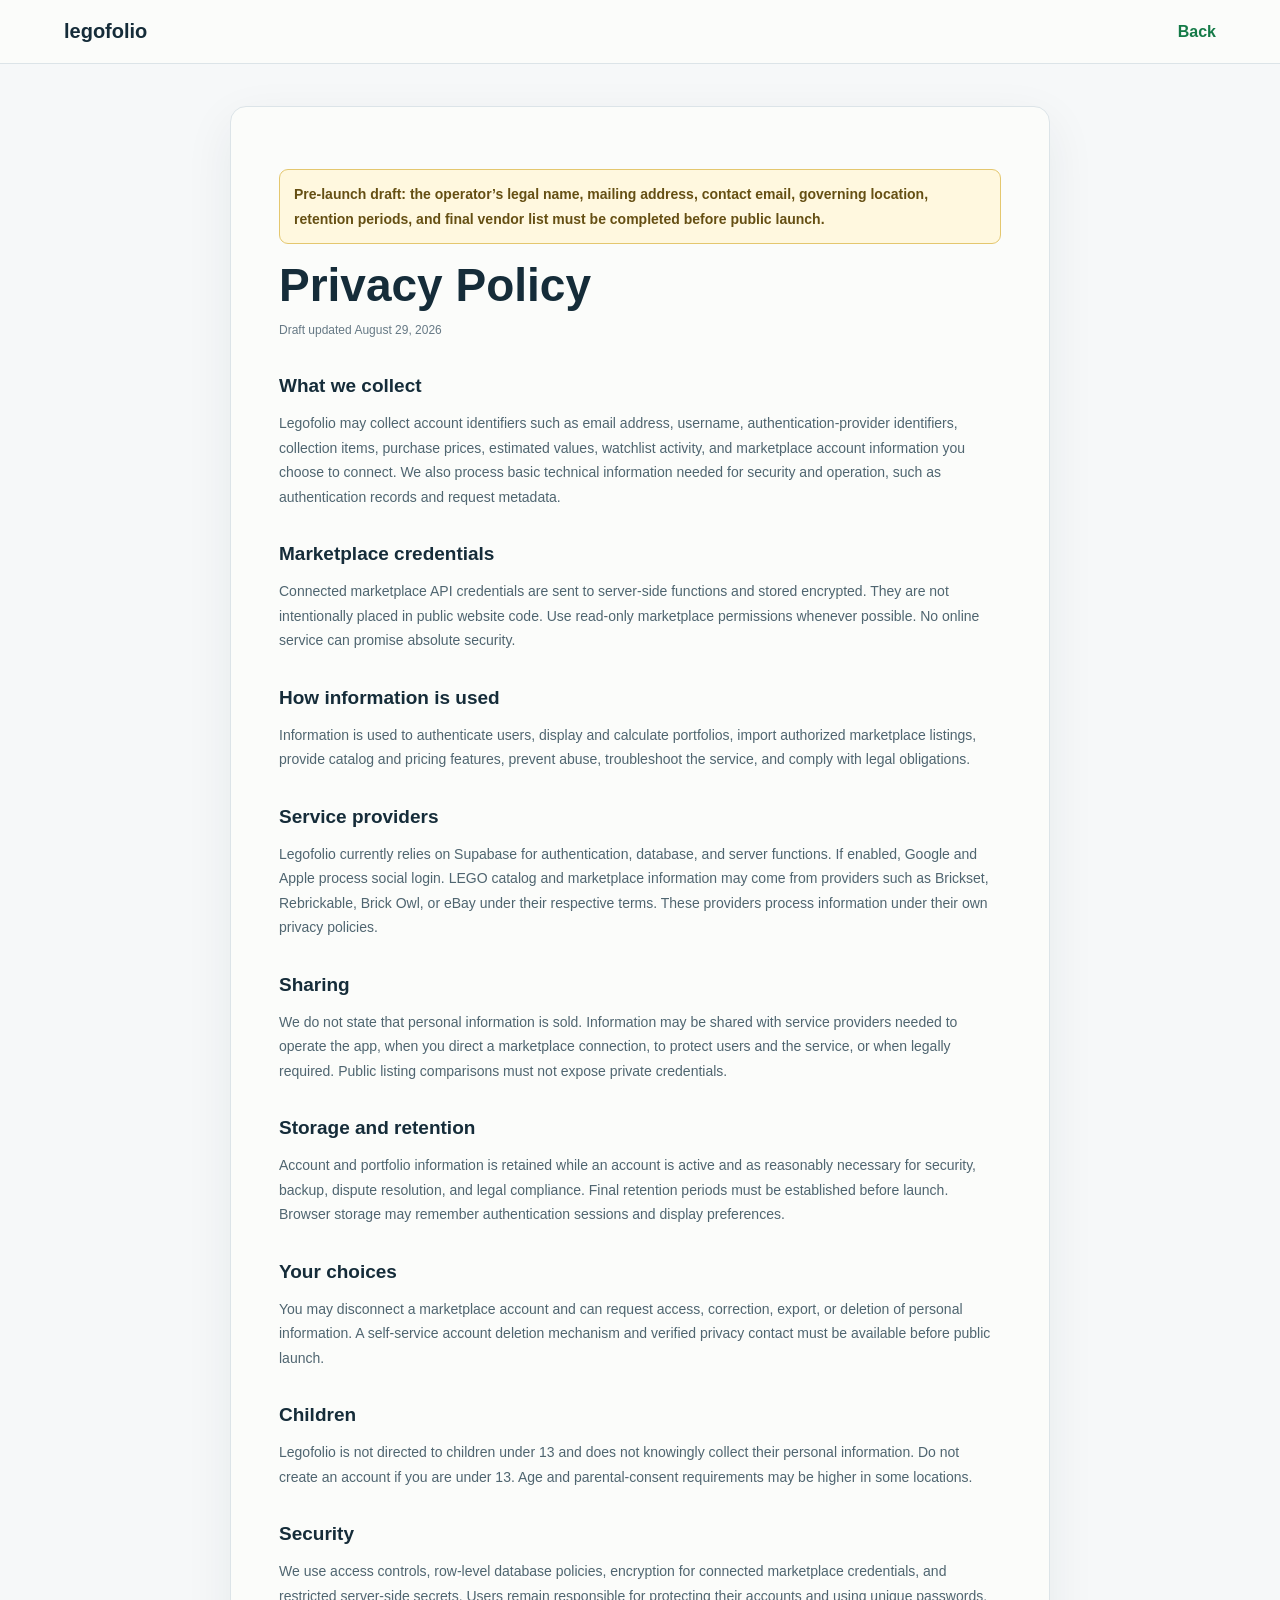
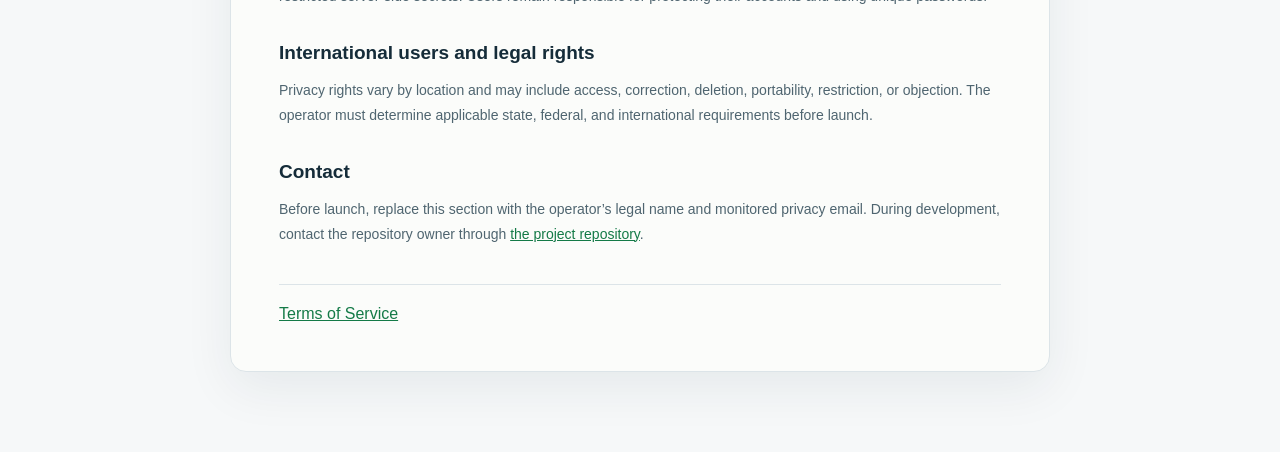
<file: privacy.html>
<!doctype html>
<html lang="en">
  <head>
    <meta charset="UTF-8" />
    <meta name="viewport" content="width=device-width, initial-scale=1.0" />
    <meta name="referrer" content="strict-origin-when-cross-origin" />
    <meta http-equiv="Content-Security-Policy" content="default-src 'self'; base-uri 'self'; object-src 'none'; style-src 'self' https://fonts.googleapis.com; font-src https://fonts.gstatic.com; img-src 'self' data:; form-action 'self'; upgrade-insecure-requests" />
    <title>Privacy Policy · legofolio</title>
    <link rel="preconnect" href="https://fonts.googleapis.com" />
    <link rel="preconnect" href="https://fonts.gstatic.com" crossorigin />
    <link href="https://fonts.googleapis.com/css2?family=DM+Sans:wght@400;600;700&family=Manrope:wght@700;800&display=swap" rel="stylesheet" />
    <link rel="stylesheet" href="legal.css" />
  </head>
  <body>
    <header class="legal-header"><a class="brand" href="index.html">legofolio</a><a href="index.html">Back</a></header>
    <main>
      <p class="draft">Pre-launch draft: the operator’s legal name, mailing address, contact email, governing location, retention periods, and final vendor list must be completed before public launch.</p>
      <h1>Privacy Policy</h1><p class="effective">Draft updated August 29, 2026</p>
      <h2>What we collect</h2><p>Legofolio may collect account identifiers such as email address, username, authentication-provider identifiers, collection items, purchase prices, estimated values, watchlist activity, and marketplace account information you choose to connect. We also process basic technical information needed for security and operation, such as authentication records and request metadata.</p>
      <h2>Marketplace credentials</h2><p>Connected marketplace API credentials are sent to server-side functions and stored encrypted. They are not intentionally placed in public website code. Use read-only marketplace permissions whenever possible. No online service can promise absolute security.</p>
      <h2>How information is used</h2><p>Information is used to authenticate users, display and calculate portfolios, import authorized marketplace listings, provide catalog and pricing features, prevent abuse, troubleshoot the service, and comply with legal obligations.</p>
      <h2>Service providers</h2><p>Legofolio currently relies on Supabase for authentication, database, and server functions. If enabled, Google and Apple process social login. LEGO catalog and marketplace information may come from providers such as Brickset, Rebrickable, Brick Owl, or eBay under their respective terms. These providers process information under their own privacy policies.</p>
      <h2>Sharing</h2><p>We do not state that personal information is sold. Information may be shared with service providers needed to operate the app, when you direct a marketplace connection, to protect users and the service, or when legally required. Public listing comparisons must not expose private credentials.</p>
      <h2>Storage and retention</h2><p>Account and portfolio information is retained while an account is active and as reasonably necessary for security, backup, dispute resolution, and legal compliance. Final retention periods must be established before launch. Browser storage may remember authentication sessions and display preferences.</p>
      <h2>Your choices</h2><p>You may disconnect a marketplace account and can request access, correction, export, or deletion of personal information. A self-service account deletion mechanism and verified privacy contact must be available before public launch.</p>
      <h2>Children</h2><p>Legofolio is not directed to children under 13 and does not knowingly collect their personal information. Do not create an account if you are under 13. Age and parental-consent requirements may be higher in some locations.</p>
      <h2>Security</h2><p>We use access controls, row-level database policies, encryption for connected marketplace credentials, and restricted server-side secrets. Users remain responsible for protecting their accounts and using unique passwords.</p>
      <h2>International users and legal rights</h2><p>Privacy rights vary by location and may include access, correction, deletion, portability, restriction, or objection. The operator must determine applicable state, federal, and international requirements before launch.</p>
      <h2>Contact</h2><p>Before launch, replace this section with the operator’s legal name and monitored privacy email. During development, contact the repository owner through <a href="https://github.com/tburc/lego-portfolio">the project repository</a>.</p>
      <footer><a href="terms.html">Terms of Service</a></footer>
    </main>
  </body>
</html>
</file>
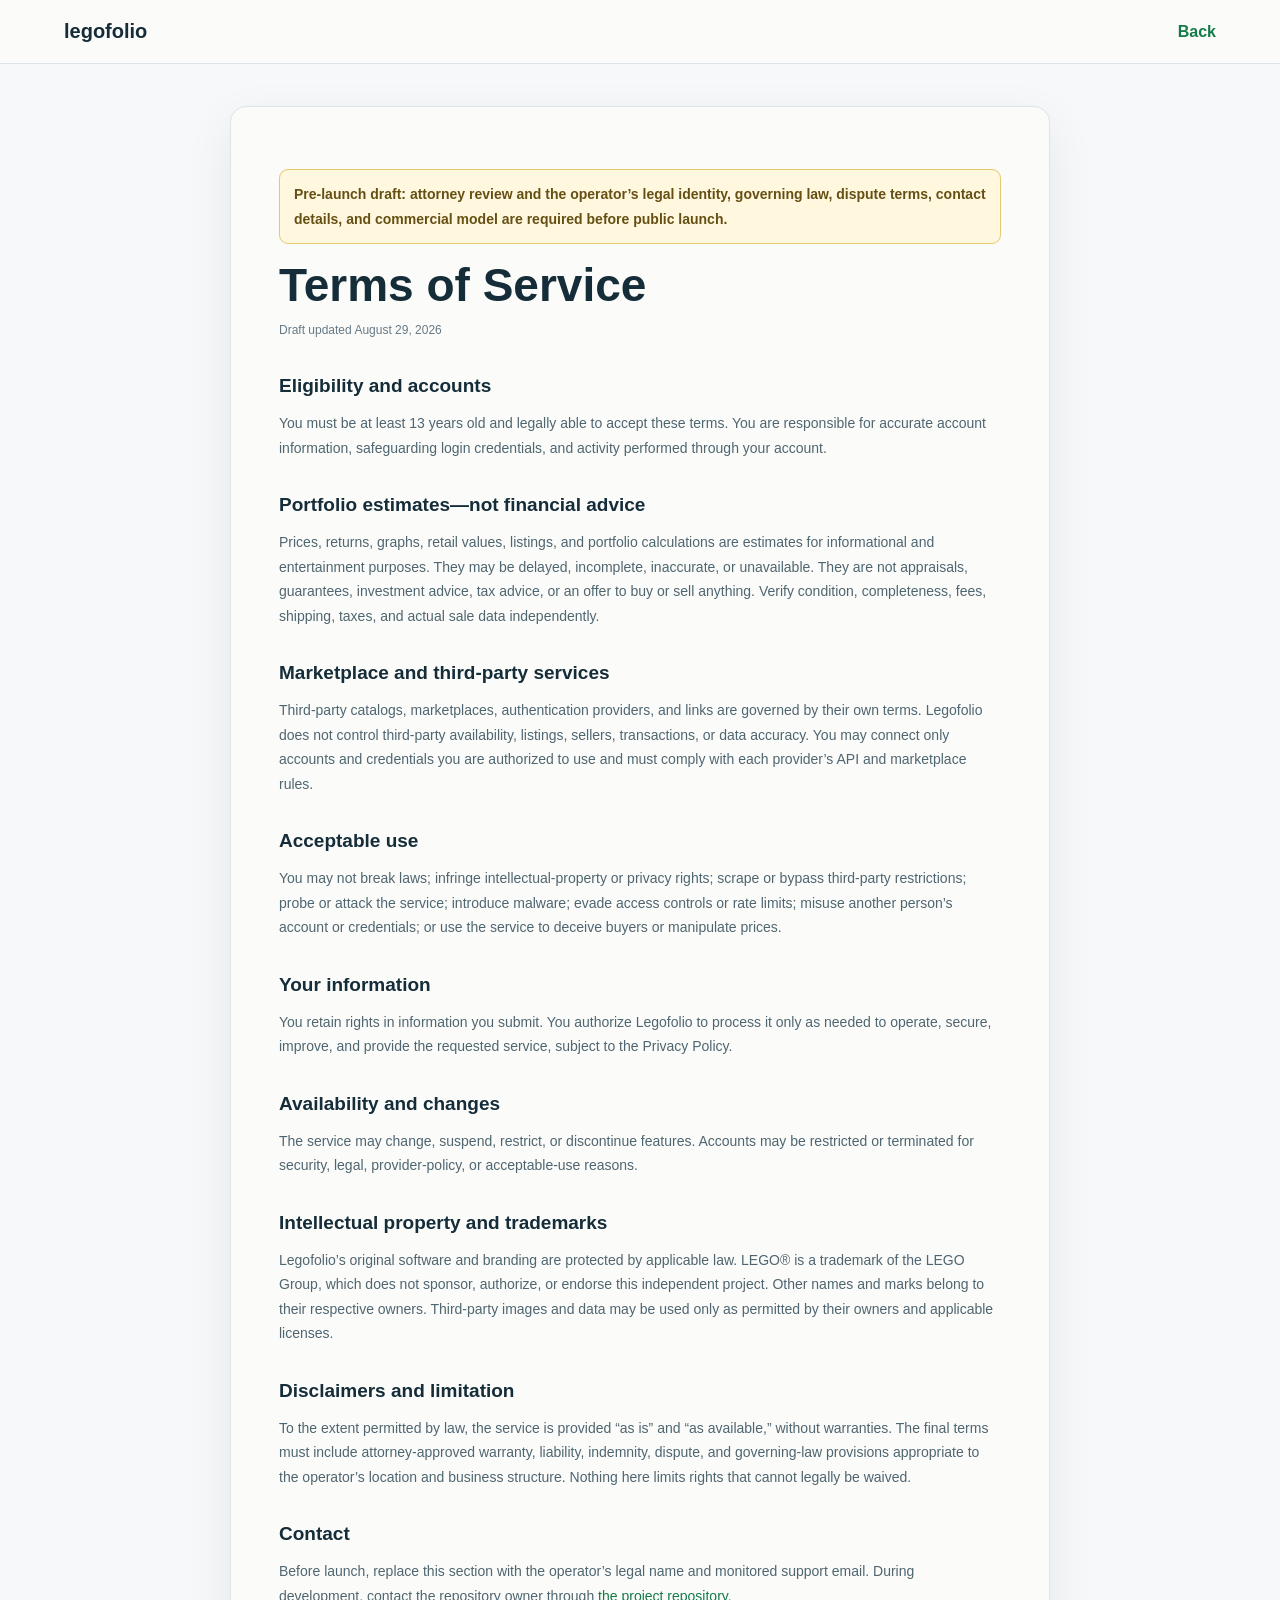
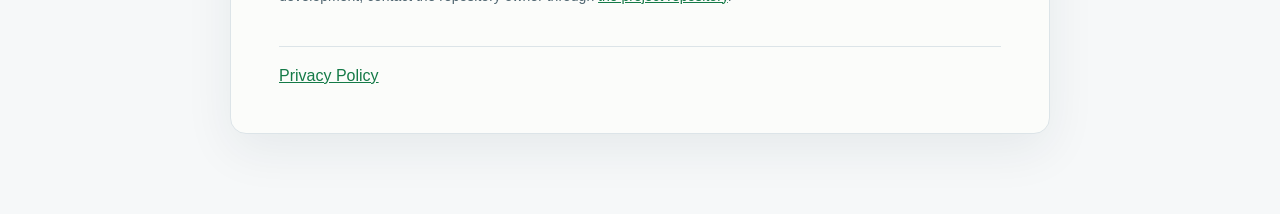
<file: terms.html>
<!doctype html>
<html lang="en">
  <head>
    <meta charset="UTF-8" />
    <meta name="viewport" content="width=device-width, initial-scale=1.0" />
    <meta name="referrer" content="strict-origin-when-cross-origin" />
    <meta http-equiv="Content-Security-Policy" content="default-src 'self'; base-uri 'self'; object-src 'none'; style-src 'self' https://fonts.googleapis.com; font-src https://fonts.gstatic.com; img-src 'self' data:; form-action 'self'; upgrade-insecure-requests" />
    <title>Terms of Service · legofolio</title>
    <link rel="preconnect" href="https://fonts.googleapis.com" />
    <link rel="preconnect" href="https://fonts.gstatic.com" crossorigin />
    <link href="https://fonts.googleapis.com/css2?family=DM+Sans:wght@400;600;700&family=Manrope:wght@700;800&display=swap" rel="stylesheet" />
    <link rel="stylesheet" href="legal.css" />
  </head>
  <body>
    <header class="legal-header"><a class="brand" href="index.html">legofolio</a><a href="index.html">Back</a></header>
    <main>
      <p class="draft">Pre-launch draft: attorney review and the operator’s legal identity, governing law, dispute terms, contact details, and commercial model are required before public launch.</p>
      <h1>Terms of Service</h1><p class="effective">Draft updated August 29, 2026</p>
      <h2>Eligibility and accounts</h2><p>You must be at least 13 years old and legally able to accept these terms. You are responsible for accurate account information, safeguarding login credentials, and activity performed through your account.</p>
      <h2>Portfolio estimates—not financial advice</h2><p>Prices, returns, graphs, retail values, listings, and portfolio calculations are estimates for informational and entertainment purposes. They may be delayed, incomplete, inaccurate, or unavailable. They are not appraisals, guarantees, investment advice, tax advice, or an offer to buy or sell anything. Verify condition, completeness, fees, shipping, taxes, and actual sale data independently.</p>
      <h2>Marketplace and third-party services</h2><p>Third-party catalogs, marketplaces, authentication providers, and links are governed by their own terms. Legofolio does not control third-party availability, listings, sellers, transactions, or data accuracy. You may connect only accounts and credentials you are authorized to use and must comply with each provider’s API and marketplace rules.</p>
      <h2>Acceptable use</h2><p>You may not break laws; infringe intellectual-property or privacy rights; scrape or bypass third-party restrictions; probe or attack the service; introduce malware; evade access controls or rate limits; misuse another person’s account or credentials; or use the service to deceive buyers or manipulate prices.</p>
      <h2>Your information</h2><p>You retain rights in information you submit. You authorize Legofolio to process it only as needed to operate, secure, improve, and provide the requested service, subject to the Privacy Policy.</p>
      <h2>Availability and changes</h2><p>The service may change, suspend, restrict, or discontinue features. Accounts may be restricted or terminated for security, legal, provider-policy, or acceptable-use reasons.</p>
      <h2>Intellectual property and trademarks</h2><p>Legofolio’s original software and branding are protected by applicable law. LEGO® is a trademark of the LEGO Group, which does not sponsor, authorize, or endorse this independent project. Other names and marks belong to their respective owners. Third-party images and data may be used only as permitted by their owners and applicable licenses.</p>
      <h2>Disclaimers and limitation</h2><p>To the extent permitted by law, the service is provided “as is” and “as available,” without warranties. The final terms must include attorney-approved warranty, liability, indemnity, dispute, and governing-law provisions appropriate to the operator’s location and business structure. Nothing here limits rights that cannot legally be waived.</p>
      <h2>Contact</h2><p>Before launch, replace this section with the operator’s legal name and monitored support email. During development, contact the repository owner through <a href="https://github.com/tburc/lego-portfolio">the project repository</a>.</p>
      <footer><a href="privacy.html">Privacy Policy</a></footer>
    </main>
  </body>
</html>
</file>
<file: legal.css>
:root { --ink: #152c39; --muted: #667985; --line: #dce4e8; --surface: #fbfcfa; --background: #f6f8f9; --green: #147a47; }
* { box-sizing: border-box; }
body { margin: 0; color: var(--ink); background: var(--background); font-family: "DM Sans", sans-serif; }
.legal-header { display: flex; align-items: center; justify-content: space-between; padding: 20px clamp(20px, 5vw, 70px); border-bottom: 1px solid var(--line); background: var(--surface); }
.legal-header a { color: var(--green); font-weight: 800; text-decoration: none; }
.legal-header .brand { color: var(--ink); font: 800 20px Manrope, sans-serif; }
main { width: min(92vw, 820px); margin: 42px auto 80px; padding: clamp(24px, 5vw, 48px); border: 1px solid var(--line); border-radius: 16px; background: var(--surface); box-shadow: 0 16px 50px #152c3912; }
h1, h2 { font-family: Manrope, sans-serif; }
h1 { margin: 0; font-size: clamp(30px, 6vw, 46px); }
h2 { margin: 34px 0 10px; font-size: 19px; }
p, li { color: #4f6570; font-size: 14px; line-height: 1.75; }
.effective { margin-top: 8px; color: var(--muted); font-size: 12px; }
.draft { padding: 12px 14px; border: 1px solid #e4c76e; border-radius: 9px; color: #654f13; background: #fff8df; font-weight: 700; }
a { color: var(--green); }
footer { margin-top: 38px; padding-top: 20px; border-top: 1px solid var(--line); }
</file>
